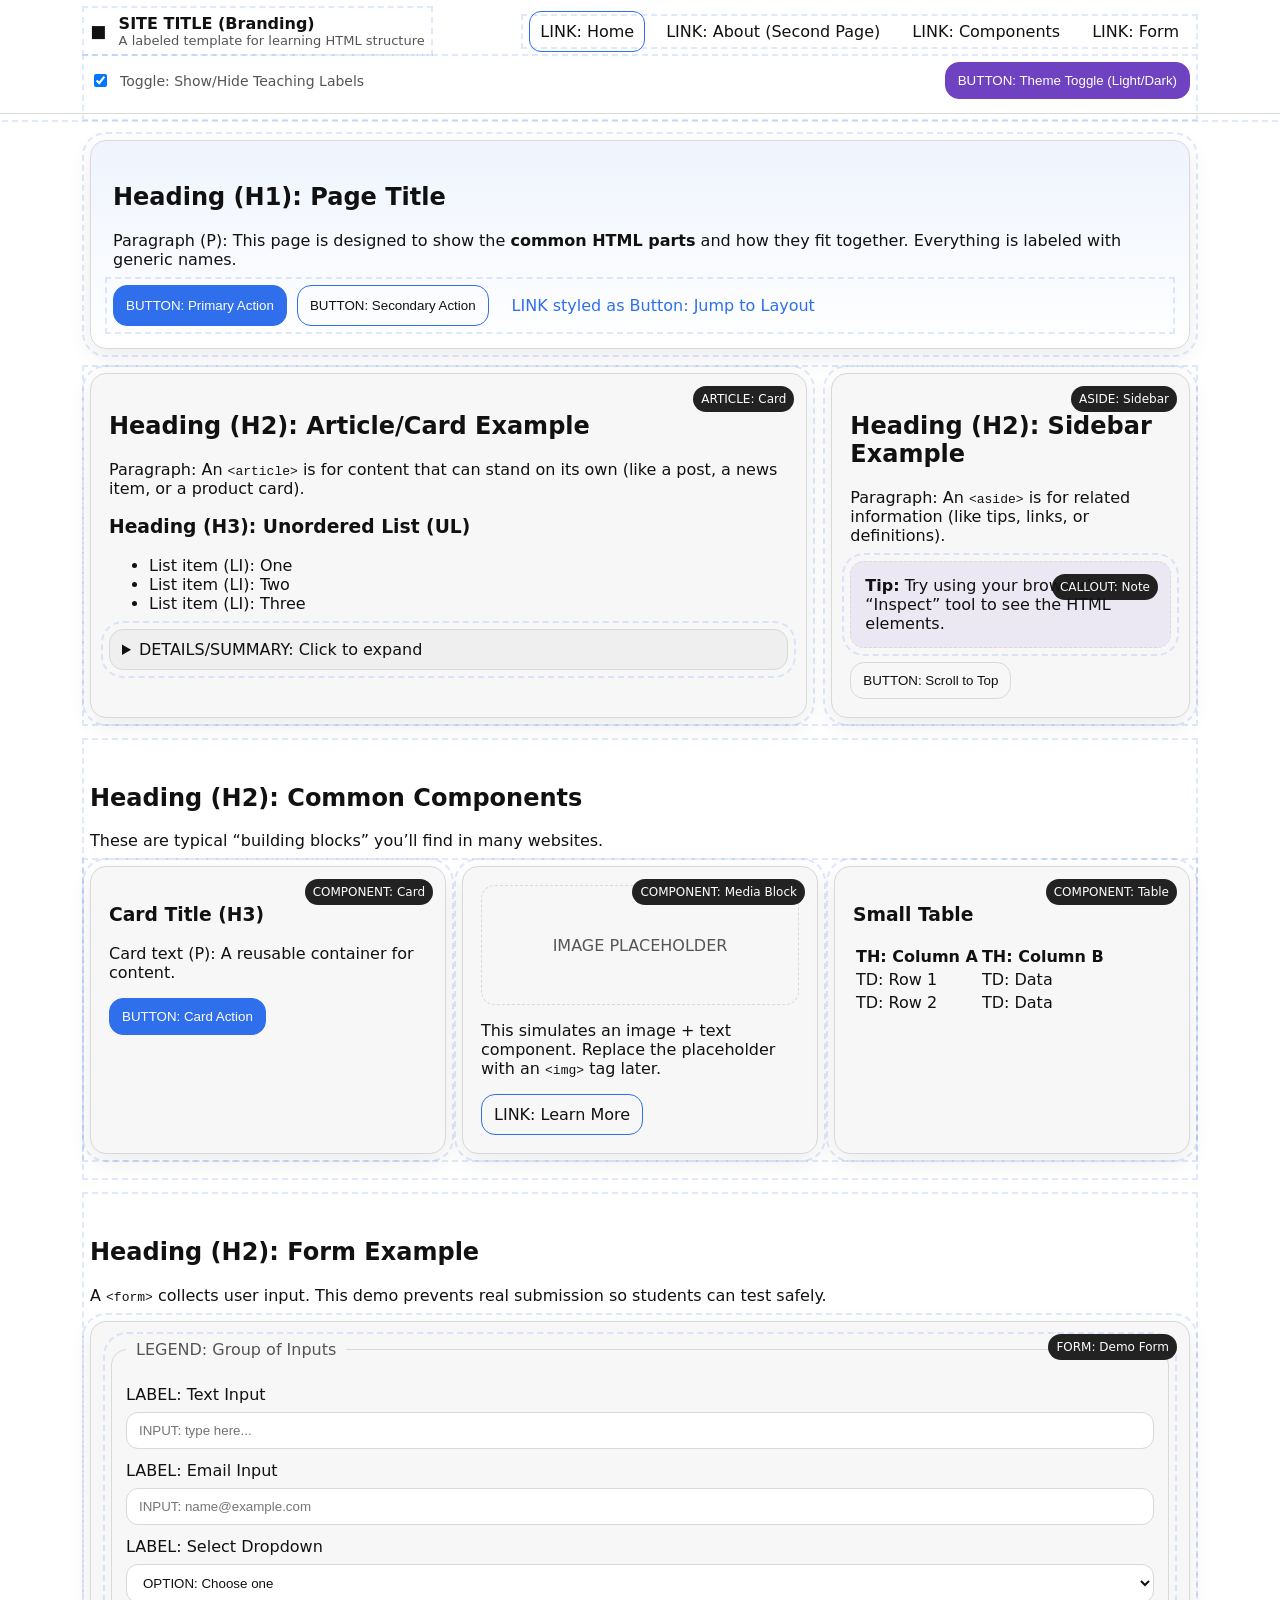
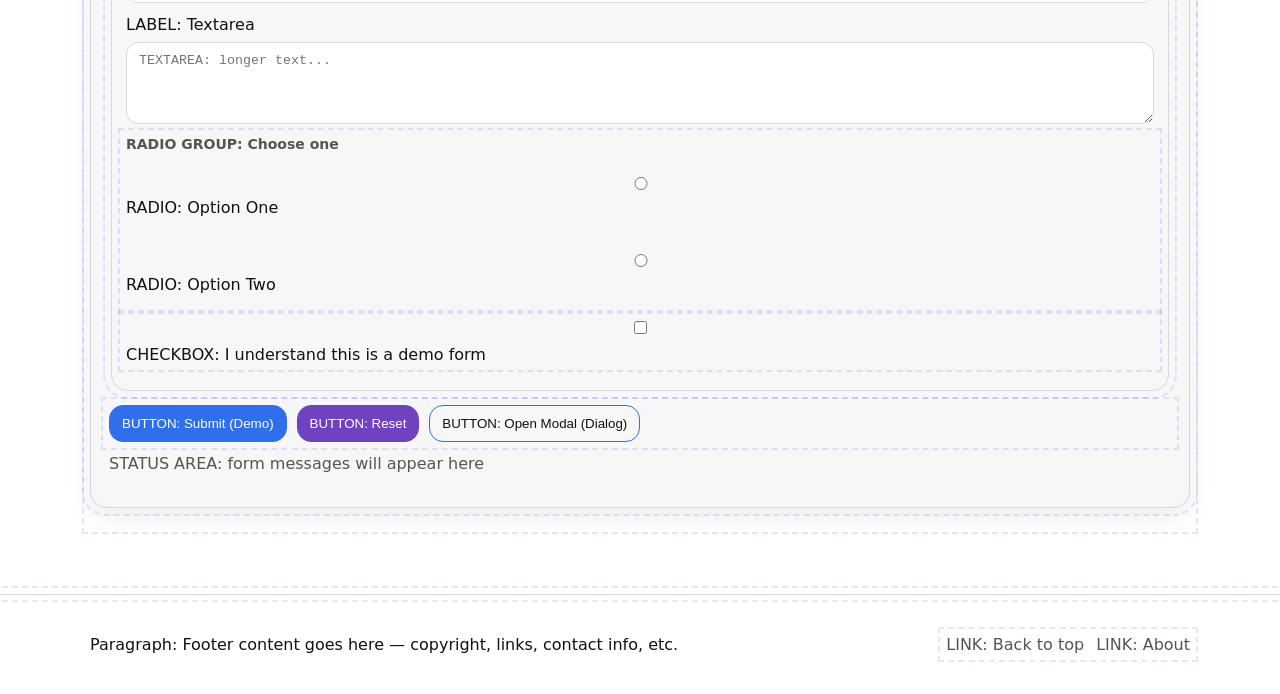
<file: index.html>
<!doctype html>
<html lang="en">
<head>
  <!-- HEAD: page metadata (not visible in the page) -->
  <meta charset="utf-8" />
  <meta name="viewport" content="width=device-width, initial-scale=1" />
  <title>Teaching Template Site (Labeled HTML Parts)</title>

  <!-- LINK: connect CSS file -->
  <link rel="stylesheet" href="assets/css/styles.css" />
</head>

<body>
  <!-- SKIP LINK: helps keyboard users jump to main content -->
  <a class="skip-link" href="#main-content">Skip to MAIN content</a>

  <!-- HEADER: top-of-page area (usually logo + navigation) -->
  <header class="site-header" data-part="HEADER">
    <div class="container header-inner">
      <!-- BRANDING: logo / site title area -->
      <div class="brand" data-part="BRAND">
        <span class="brand-mark" aria-hidden="true">◼</span>
        <div>
          <div class="brand-title">SITE TITLE (Branding)</div>
          <div class="brand-subtitle">A labeled template for learning HTML structure</div>
        </div>
      </div>

      <!-- NAV: primary navigation -->
      <nav class="site-nav" aria-label="Primary navigation" data-part="NAV">
        <button class="btn btn-ghost" type="button" id="menuButton" aria-expanded="false">
          BUTTON: Mobile Menu Toggle
        </button>

        <ul class="nav-list" id="navList">
          <li><a href="index.html" class="nav-link" aria-current="page">LINK: Home</a></li>
          <li><a href="about.html" class="nav-link">LINK: About (Second Page)</a></li>
          <li><a href="#section-components" class="nav-link">LINK: Components</a></li>
          <li><a href="#section-form" class="nav-link">LINK: Form</a></li>
        </ul>
      </nav>
    </div>

    <!-- TOOLBAR: small controls area -->
    <div class="container toolbar" data-part="TOOLBAR">
      <label class="toggle">
        <input id="labelToggle" type="checkbox" checked />
        <span>Toggle: Show/Hide Teaching Labels</span>
      </label>

      <button class="btn btn-secondary" type="button" id="themeButton">
        BUTTON: Theme Toggle (Light/Dark)
      </button>
    </div>
  </header>

  <!-- MAIN: the primary content of the page -->
  <main id="main-content" class="site-main" data-part="MAIN">
    <div class="container">
      <!-- HERO SECTION: big intro area -->
      <section class="hero" data-part="SECTION (Hero)">
        <div class="teaching-label">SECTION: Hero</div>

        <h1>Heading (H1): Page Title</h1>
        <p>
          Paragraph (P): This page is designed to show the <strong>common HTML parts</strong>
          and how they fit together. Everything is labeled with generic names.
        </p>

        <!-- BUTTON GROUP: common UI pattern -->
        <div class="button-row" data-part="BUTTON GROUP">
          <button class="btn btn-primary" type="button" id="primaryAction">
            BUTTON: Primary Action
          </button>
          <button class="btn btn-outline" type="button" id="secondaryAction">
            BUTTON: Secondary Action
          </button>
          <a class="btn btn-link" href="#section-layout">
            LINK styled as Button: Jump to Layout
          </a>
        </div>
      </section>

      <!-- LAYOUT SECTION: shows typical content structure -->
      <section id="section-layout" class="layout-grid" data-part="SECTION (Layout Example)">
        <div class="teaching-label">SECTION: Layout Example</div>

        <!-- ARTICLE: a self-contained piece of content -->
        <article class="card" data-part="ARTICLE (Card)">
          <div class="teaching-label">ARTICLE: Card</div>
          <h2>Heading (H2): Article/Card Example</h2>
          <p>
            Paragraph: An <code>&lt;article&gt;</code> is for content that can stand on its own
            (like a post, a news item, or a product card).
          </p>

          <!-- LIST: common content pattern -->
          <h3>Heading (H3): Unordered List (UL)</h3>
          <ul>
            <li>List item (LI): One</li>
            <li>List item (LI): Two</li>
            <li>List item (LI): Three</li>
          </ul>

          <details class="details" data-part="DETAILS (Accordion)">
            <summary>DETAILS/SUMMARY: Click to expand</summary>
            <p>
              This is a built-in “accordion” style component: <code>&lt;details&gt;</code>.
              It’s great for FAQs and extra info.
            </p>
          </details>
        </article>

        <!-- ASIDE: content related to main content (sidebar) -->
        <aside class="card" data-part="ASIDE (Sidebar)">
          <div class="teaching-label">ASIDE: Sidebar</div>
          <h2>Heading (H2): Sidebar Example</h2>
          <p>
            Paragraph: An <code>&lt;aside&gt;</code> is for related information
            (like tips, links, or definitions).
          </p>

          <div class="note" data-part="CALLOUT (Note)">
            <div class="teaching-label">CALLOUT: Note</div>
            <strong>Tip:</strong> Try using your browser’s “Inspect” tool to see the HTML elements.
          </div>

          <button class="btn btn-ghost" type="button" id="scrollTopButton">
            BUTTON: Scroll to Top
          </button>
        </aside>
      </section>

      <!-- COMPONENTS SECTION: common UI components -->
      <section id="section-components" class="section" data-part="SECTION (Components)">
        <div class="teaching-label">SECTION: Components</div>

        <h2>Heading (H2): Common Components</h2>
        <p>
          These are typical “building blocks” you’ll find in many websites.
        </p>

        <!-- CARD GRID: multiple cards -->
        <div class="grid-3" data-part="GRID (Cards)">
          <div class="card" data-part="COMPONENT: Card">
            <div class="teaching-label">COMPONENT: Card</div>
            <h3>Card Title (H3)</h3>
            <p>Card text (P): A reusable container for content.</p>
            <button class="btn btn-primary" type="button">BUTTON: Card Action</button>
          </div>

          <div class="card" data-part="COMPONENT: Media Block">
            <div class="teaching-label">COMPONENT: Media Block</div>
            <div class="fake-media" aria-hidden="true">IMAGE PLACEHOLDER</div>
            <p>
              This simulates an image + text component. Replace the placeholder with an
              <code>&lt;img&gt;</code> tag later.
            </p>
            <a href="about.html" class="btn btn-outline">LINK: Learn More</a>
          </div>

          <div class="card" data-part="COMPONENT: Table">
            <div class="teaching-label">COMPONENT: Table</div>
            <h3>Small Table</h3>
            <table>
              <thead>
                <tr>
                  <th>TH: Column A</th>
                  <th>TH: Column B</th>
                </tr>
              </thead>
              <tbody>
                <tr>
                  <td>TD: Row 1</td>
                  <td>TD: Data</td>
                </tr>
                <tr>
                  <td>TD: Row 2</td>
                  <td>TD: Data</td>
                </tr>
              </tbody>
            </table>
          </div>
        </div>
      </section>

      <!-- FORM SECTION: common form elements -->
      <section id="section-form" class="section" data-part="SECTION (Form)">
        <div class="teaching-label">SECTION: Form</div>

        <h2>Heading (H2): Form Example</h2>
        <p>
          A <code>&lt;form&gt;</code> collects user input. This demo prevents real submission
          so students can test safely.
        </p>

        <form class="card form" id="demoForm" data-part="FORM">
          <div class="teaching-label">FORM: Demo Form</div>

          <!-- FIELDSET: groups related controls -->
          <fieldset data-part="FIELDSET">
            <legend>LEGEND: Group of Inputs</legend>

            <label>
              LABEL: Text Input
              <input name="textInput" type="text" placeholder="INPUT: type here..." />
            </label>

            <label>
              LABEL: Email Input
              <input name="emailInput" type="email" placeholder="INPUT: name@example.com" />
            </label>

            <label>
              LABEL: Select Dropdown
              <select name="selectInput">
                <option value="">OPTION: Choose one</option>
                <option>OPTION: Item 1</option>
                <option>OPTION: Item 2</option>
              </select>
            </label>

            <label>
              LABEL: Textarea
              <textarea name="messageInput" rows="4" placeholder="TEXTAREA: longer text..."></textarea>
            </label>

            <!-- RADIO GROUP -->
            <div class="field-row" data-part="RADIO GROUP">
              <div class="field-title">RADIO GROUP: Choose one</div>
              <label><input type="radio" name="radioGroup" value="one" /> RADIO: Option One</label>
              <label><input type="radio" name="radioGroup" value="two" /> RADIO: Option Two</label>
            </div>

            <!-- CHECKBOX -->
            <label class="field-row" data-part="CHECKBOX">
              <input type="checkbox" name="agree" />
              CHECKBOX: I understand this is a demo form
            </label>
          </fieldset>

          <!-- FORM BUTTONS -->
          <div class="button-row" data-part="FORM BUTTONS">
            <button class="btn btn-primary" type="submit">BUTTON: Submit (Demo)</button>
            <button class="btn btn-secondary" type="reset">BUTTON: Reset</button>
            <button class="btn btn-outline" type="button" id="openModalButton">
              BUTTON: Open Modal (Dialog)
            </button>
          </div>

          <p class="form-status" id="formStatus" role="status" aria-live="polite">
            STATUS AREA: form messages will appear here
          </p>
        </form>
      </section>
    </div>
  </main>

  <!-- FOOTER: bottom-of-page area -->
  <footer class="site-footer" data-part="FOOTER">
    <div class="container footer-inner">
      <div class="teaching-label">FOOTER</div>

      <p>
        Paragraph: Footer content goes here — copyright, links, contact info, etc.
      </p>

      <ul class="footer-links" data-part="FOOTER LINKS">
        <li><a href="#main-content">LINK: Back to top</a></li>
        <li><a href="about.html">LINK: About</a></li>
      </ul>
    </div>
  </footer>

  <!-- DIALOG / MODAL: a popup box -->
  <dialog class="modal" id="demoModal" aria-label="Demo modal dialog" data-part="DIALOG (Modal)">
    <div class="teaching-label">DIALOG: Modal</div>
    <h2>Heading (H2): Modal Title</h2>
    <p>Paragraph: This is a <code>&lt;dialog&gt;</code> element.</p>
    <div class="button-row">
      <button class="btn btn-primary" id="closeModalButton" type="button">BUTTON: Close Modal</button>
    </div>
  </dialog>

  <!-- SCRIPT: connect JavaScript file -->
  <script src="assets/js/main.js"></script>
</body>
</html>
</file>
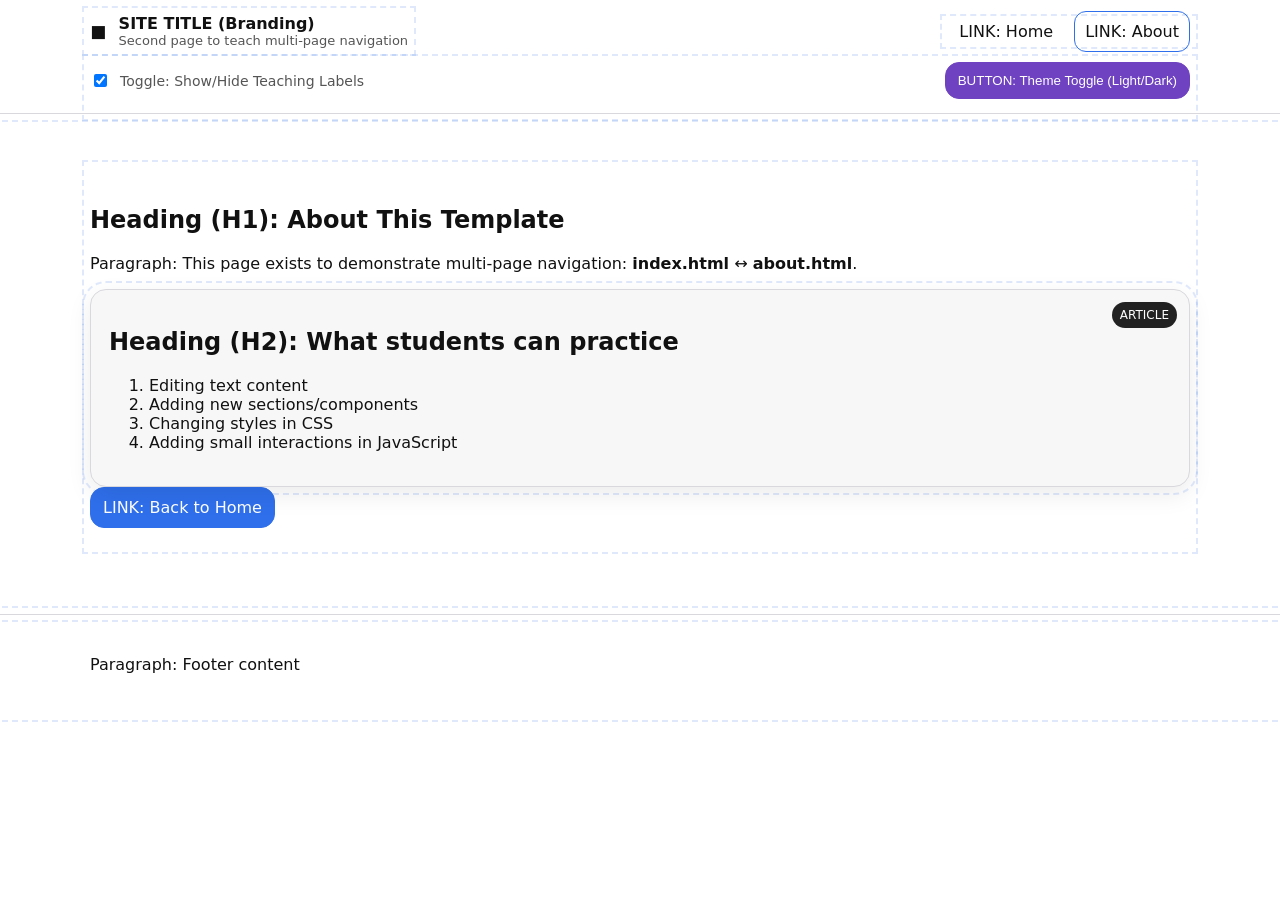
<file: about.html>
<!doctype html>
<html lang="en">
<head>
  <meta charset="utf-8" />
  <meta name="viewport" content="width=device-width, initial-scale=1" />
  <title>About — Teaching Template Site</title>
  <link rel="stylesheet" href="assets/css/styles.css" />
</head>

<body>
  <a class="skip-link" href="#main-content">Skip to MAIN content</a>

  <header class="site-header" data-part="HEADER">
    <div class="container header-inner">
      <div class="brand" data-part="BRAND">
        <span class="brand-mark" aria-hidden="true">◼</span>
        <div>
          <div class="brand-title">SITE TITLE (Branding)</div>
          <div class="brand-subtitle">Second page to teach multi-page navigation</div>
        </div>
      </div>

      <nav class="site-nav" aria-label="Primary navigation" data-part="NAV">
        <button class="btn btn-ghost" type="button" id="menuButton" aria-expanded="false">
          BUTTON: Mobile Menu Toggle
        </button>

        <ul class="nav-list" id="navList">
          <li><a href="index.html" class="nav-link">LINK: Home</a></li>
          <li><a href="about.html" class="nav-link" aria-current="page">LINK: About</a></li>
        </ul>
      </nav>
    </div>

    <div class="container toolbar" data-part="TOOLBAR">
      <label class="toggle">
        <input id="labelToggle" type="checkbox" checked />
        <span>Toggle: Show/Hide Teaching Labels</span>
      </label>

      <button class="btn btn-secondary" type="button" id="themeButton">
        BUTTON: Theme Toggle (Light/Dark)
      </button>
    </div>
  </header>

  <main id="main-content" class="site-main" data-part="MAIN">
    <div class="container">
      <section class="section" data-part="SECTION (About)">
        <div class="teaching-label">SECTION: About</div>
        <h1>Heading (H1): About This Template</h1>
        <p>
          Paragraph: This page exists to demonstrate multi-page navigation:
          <strong>index.html</strong> ↔ <strong>about.html</strong>.
        </p>

        <article class="card" data-part="ARTICLE">
          <div class="teaching-label">ARTICLE</div>
          <h2>Heading (H2): What students can practice</h2>
          <ol>
            <li>Editing text content</li>
            <li>Adding new sections/components</li>
            <li>Changing styles in CSS</li>
            <li>Adding small interactions in JavaScript</li>
          </ol>
        </article>

        <a class="btn btn-primary" href="index.html">LINK: Back to Home</a>
      </section>
    </div>
  </main>

  <footer class="site-footer" data-part="FOOTER">
    <div class="container footer-inner">
      <div class="teaching-label">FOOTER</div>
      <p>Paragraph: Footer content</p>
    </div>
  </footer>

  <script src="assets/js/main.js"></script>
</body>
</html>
</file>
<file: assets/css/styles.css>
/* =========================================================
   STYLESHEET: assets/css/styles.css
   Purpose: make a clean, readable teaching layout
   ========================================================= */

:root {
  /* Simple “design tokens” (reusable values) */
  --bg: #ffffff;
  --text: #111111;
  --muted: #555555;
  --card: #f7f7f8;
  --border: #d8d8dd;
  --accent: #2f6feb;
  --accent-2: #6f42c1;
  --shadow: 0 8px 24px rgba(0,0,0,0.08);

  --radius: 16px;
  --space: 16px;
  --space-lg: 24px;

  --label-bg: #111111;
  --label-text: #ffffff;
}

[data-theme="dark"] {
  --bg: #0b0c10;
  --text: #f2f2f2;
  --muted: #b6b6b6;
  --card: #141622;
  --border: #2b2f3a;
  --accent: #6ea8fe;
  --accent-2: #c59cff;

  --label-bg: #f2f2f2;
  --label-text: #111111;
}

* { box-sizing: border-box; }

html, body {
  margin: 0;
  padding: 0;
  font-family: system-ui, -apple-system, Segoe UI, Roboto, Arial, sans-serif;
  background: var(--bg);
  color: var(--text);
}

.container {
  width: min(1100px, calc(100% - 2 * var(--space-lg)));
  margin: 0 auto;
}

.skip-link {
  position: absolute;
  left: -9999px;
  top: 12px;
  background: var(--accent);
  color: #fff;
  padding: 10px 12px;
  border-radius: 10px;
  text-decoration: none;
}
.skip-link:focus { left: 12px; }

.site-header {
  border-bottom: 1px solid var(--border);
  background: var(--bg);
  position: sticky;
  top: 0;
  z-index: 10;
}

.header-inner {
  display: flex;
  align-items: center;
  justify-content: space-between;
  gap: var(--space);
  padding: 14px 0;
}

.brand {
  display: flex;
  align-items: center;
  gap: 12px;
}
.brand-mark { font-size: 20px; }
.brand-title { font-weight: 800; }
.brand-subtitle { color: var(--muted); font-size: 13px; }

.site-nav { display: flex; align-items: center; gap: var(--space); }
.nav-list {
  display: flex;
  gap: 10px;
  list-style: none;
  margin: 0;
  padding: 0;
}
.nav-link {
  text-decoration: none;
  color: var(--text);
  padding: 10px 10px;
  border-radius: 12px;
  border: 1px solid transparent;
}
.nav-link:hover { border-color: var(--border); }
.nav-link[aria-current="page"] {
  border-color: var(--accent);
}

/* --- NAV FIXES: keep nav items readable on desktop --- */

/* Hide the mobile menu button on desktop (we only need it on small screens) */
#menuButton {
  display: none;
}

/* Don't let "LINK: Home" split onto two lines */
.nav-link {
  white-space: nowrap;
}

/* If space gets tight, wrap items to a new row (as whole items, not broken text) */
.nav-list {
  flex-wrap: wrap;
  row-gap: 6px;
  justify-content: flex-end;
}


.toolbar {
  display: flex;
  align-items: center;
  justify-content: space-between;
  gap: var(--space);
  padding: 0 0 14px 0;
}

.toggle {
  display: inline-flex;
  gap: 10px;
  align-items: center;
  color: var(--muted);
  font-size: 14px;
}

.site-main {
  padding: 26px 0 40px 0;
}

.hero {
  padding: 22px;
  border: 1px solid var(--border);
  background: linear-gradient(180deg, rgba(47,111,235,0.08), rgba(47,111,235,0));
  border-radius: var(--radius);
  box-shadow: var(--shadow);
  margin-bottom: var(--space-lg);
}

.section {
  margin: 28px 0;
  padding: 18px 0;
}

.layout-grid {
  display: grid;
  grid-template-columns: 2fr 1fr;
  gap: var(--space-lg);
  margin-bottom: 10px;
}

.grid-3 {
  display: grid;
  grid-template-columns: repeat(3, 1fr);
  gap: var(--space);
}

.card {
  position: relative;
  border: 1px solid var(--border);
  background: var(--card);
  border-radius: var(--radius);
  padding: 18px;
  box-shadow: var(--shadow);
}

.note {
  position: relative;
  padding: 14px;
  border-radius: 14px;
  border: 1px dashed var(--border);
  background: rgba(111, 66, 193, 0.08);
  margin: 14px 0;
}

.fake-media {
  height: 120px;
  border-radius: 14px;
  border: 1px dashed var(--border);
  display: grid;
  place-items: center;
  color: var(--muted);
  margin-bottom: 10px;
}

.details {
  margin-top: 12px;
  border: 1px solid var(--border);
  border-radius: 14px;
  padding: 10px 12px;
  background: rgba(0,0,0,0.03);
}
[data-theme="dark"] .details { background: rgba(255,255,255,0.04); }

.button-row {
  display: flex;
  flex-wrap: wrap;
  gap: 10px;
  margin-top: 14px;
}

.btn {
  border: 1px solid var(--border);
  background: var(--card);
  color: var(--text);
  padding: 10px 12px;
  border-radius: 14px;
  cursor: pointer;
  text-decoration: none;
  display: inline-flex;
  align-items: center;
  gap: 8px;
}
.btn:hover { transform: translateY(-1px); }

.btn-primary {
  background: var(--accent);
  border-color: var(--accent);
  color: #fff;
}
.btn-secondary {
  background: var(--accent-2);
  border-color: var(--accent-2);
  color: #fff;
}
.btn-outline {
  background: transparent;
  border-color: var(--accent);
  color: var(--text);
}
.btn-ghost {
  background: transparent;
}
.btn-link {
  background: transparent;
  border-color: transparent;
  color: var(--accent);
}

.form label {
  display: grid;
  gap: 8px;
  margin: 12px 0;
}

input, select, textarea {
  padding: 10px 12px;
  border-radius: 12px;
  border: 1px solid var(--border);
  background: var(--bg);
  color: var(--text);
}

fieldset {
  border: 1px solid var(--border);
  border-radius: var(--radius);
  padding: 14px;
}

legend {
  padding: 0 10px;
  color: var(--muted);
}

.field-row {
  display: grid;
  gap: 10px;
  margin: 12px 0;
}

.field-title {
  color: var(--muted);
  font-weight: 600;
  font-size: 14px;
}

.form-status {
  color: var(--muted);
  margin-top: 12px;
}

.site-footer {
  border-top: 1px solid var(--border);
  padding: 24px 0;
}

.footer-inner {
  display: flex;
  align-items: center;
  justify-content: space-between;
  gap: var(--space);
}

.footer-links {
  list-style: none;
  display: flex;
  gap: 12px;
  margin: 0;
  padding: 0;
}
.footer-links a { color: var(--muted); text-decoration: none; }
.footer-links a:hover { color: var(--text); }

/* =========================================================
   TEACHING LABELS
   ========================================================= */
.teaching-label {
  position: absolute;
  top: 12px;
  right: 12px;
  font-size: 12px;
  background: var(--label-bg);
  color: var(--label-text);
  padding: 6px 8px;
  border-radius: 999px;
  opacity: 0.92;
}

/* When labels are hidden, we add a class to <body> */
.labels-hidden .teaching-label {
  display: none;
}

/* Also outline the major parts when labels are ON */
[data-part] {
  outline: 2px dashed rgba(47,111,235,0.15);
  outline-offset: 6px;
}
.labels-hidden [data-part] {
  outline: none;
}

/* =========================================================
   MODAL (DIALOG)
   ========================================================= */
.modal {
  border: 1px solid var(--border);
  border-radius: var(--radius);
  padding: 18px;
  background: var(--bg);
  color: var(--text);
  box-shadow: var(--shadow);
  width: min(680px, 92vw);
}
.modal::backdrop {
  background: rgba(0,0,0,0.55);
}

/* =========================================================
   RESPONSIVE: simple mobile layout
   ========================================================= */
@media (max-width: 900px) {
  .layout-grid { grid-template-columns: 1fr; }
  .grid-3 { grid-template-columns: 1fr; }
  .toolbar { flex-direction: column; align-items: flex-start; }

  /* Mobile nav collapses */
  .nav-list { display: none; flex-direction: column; align-items: flex-start; }
  .nav-list.is-open { display: flex; }

   /* Show the mobile menu button on small screens */
#menuButton {
  display: inline-flex;
}

/* When open on mobile, make the menu feel like a dropdown */
.nav-list.is-open {
  width: 100%;
}

}
</file>
